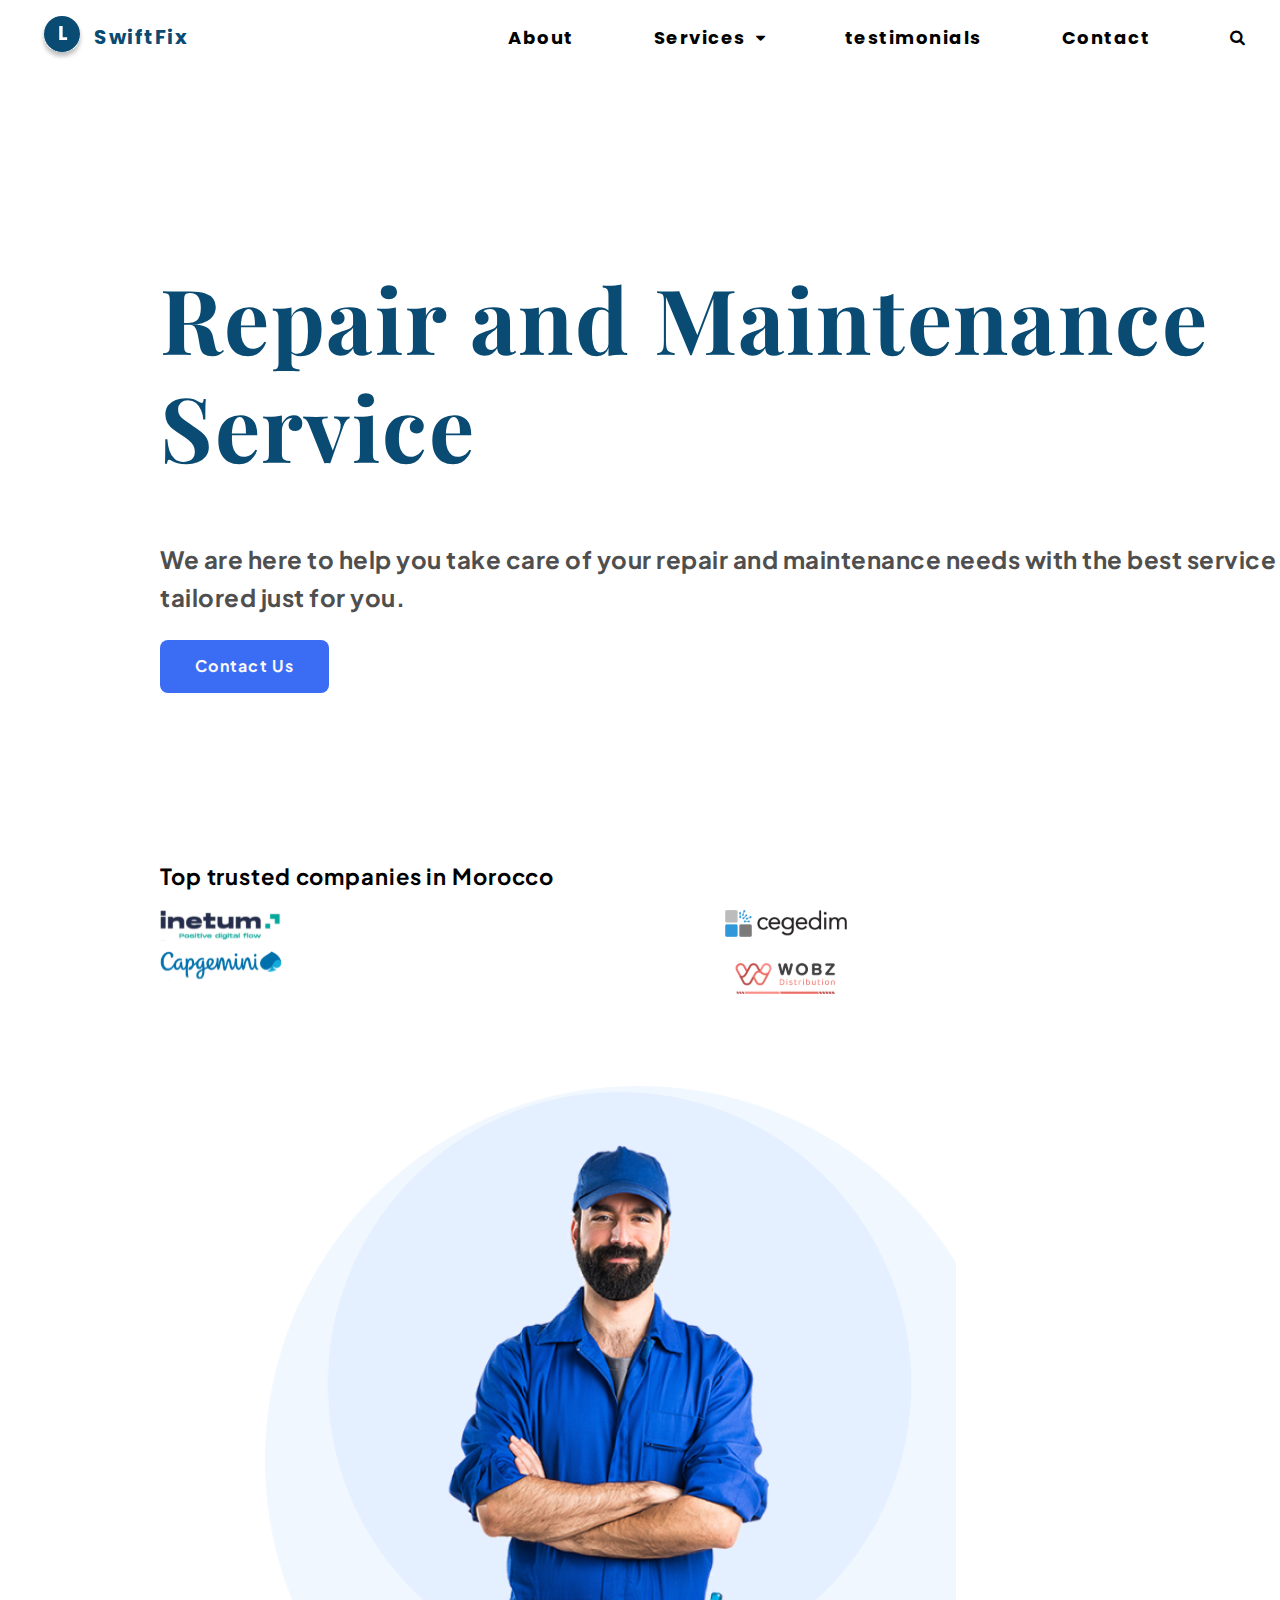
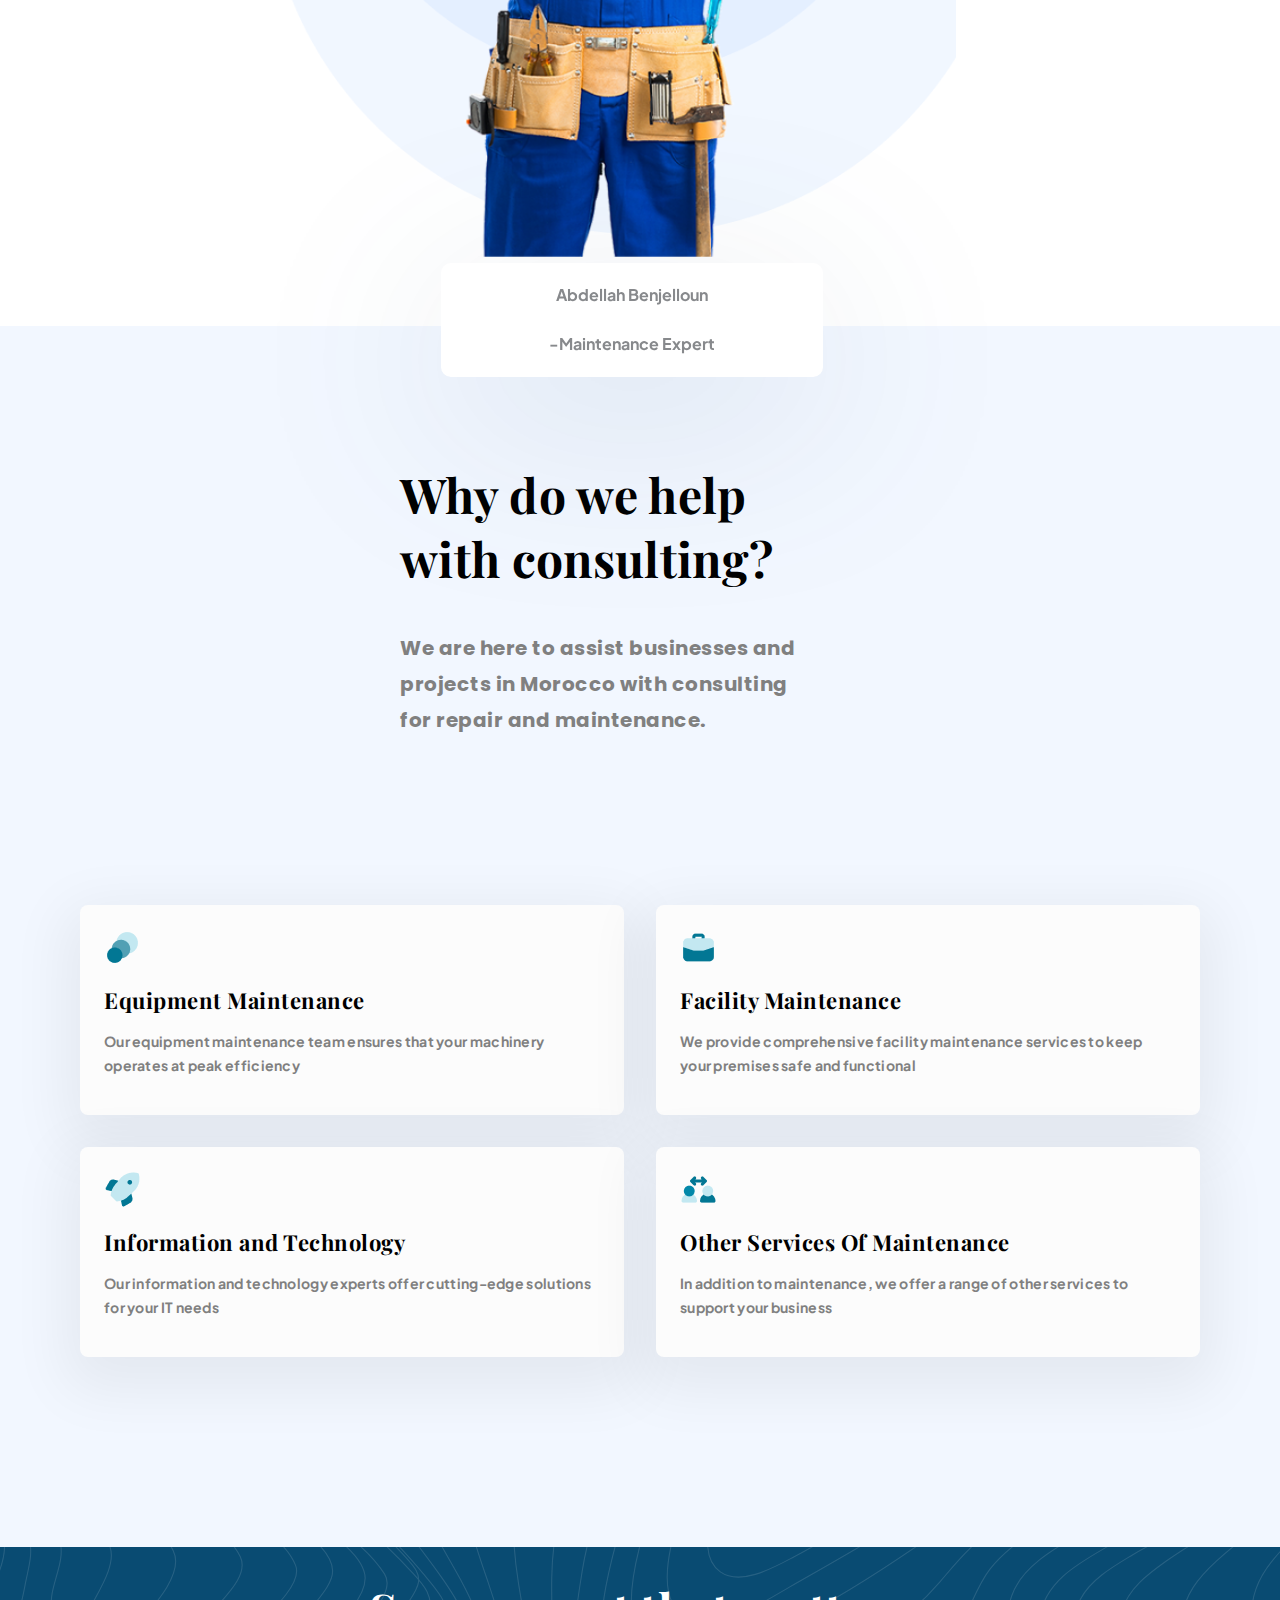
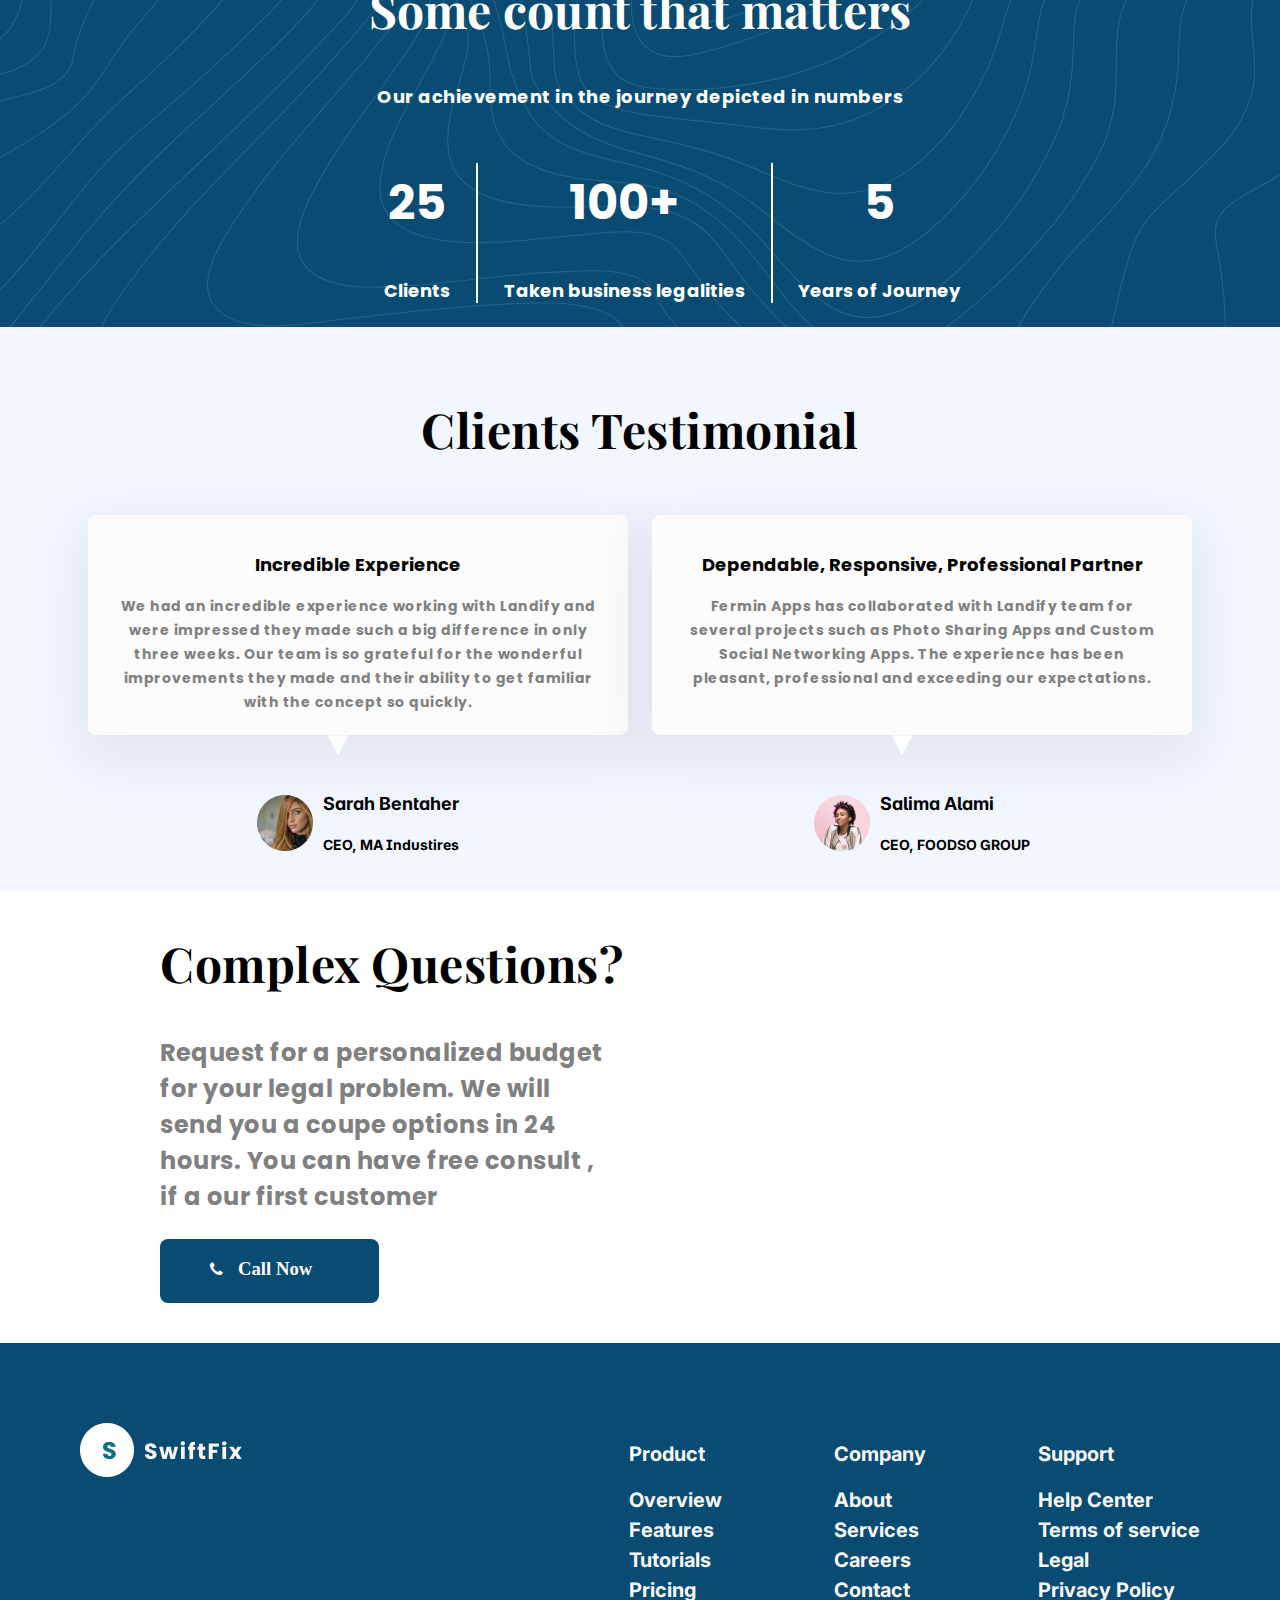
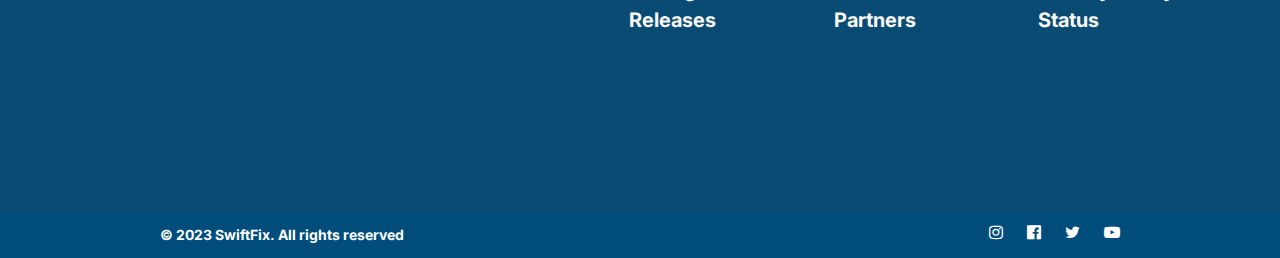
<file: index.html>
<!DOCTYPE html>
<html lang="en">

<head>
  <!-- Basic -->
  <meta charset="utf-8">
  <meta http-equiv="X-UA-Compatible" content="IE=edge">
  <!-- Mobile Metas -->
  <meta name="viewport" content="width=device-width, initial-scale=1, shrink-to-fit=no">
  <!-- Site Metas -->
  <meta name="keywords" content="">
  <meta name="description" content="">
  <meta name="author" content="">

  <title>SwiftFix</title>
  <!-- font awesome style -->
  <link rel="stylesheet" href="https://cdnjs.cloudflare.com/ajax/libs/font-awesome/4.7.0/css/font-awesome.min.css">


  <!-- Custom styles for this template -->
  <link href="css/style.css" rel="stylesheet">
  <link href="css/normalize.css" rel="stylesheet">
  <link rel="stylesheet" href="css/responsive.css">
  
</head>
<body>
    <header>
        <ul class="no-bullets">
            <li>
            <div class="logo">
            <img src="images/Logo.svg" alt="logo">
            <a href="index.html">SwiftFix</a>
            </div>
            </li>
         <li class="nav-item">
            <a class="nav-link" href="about.html"> About</a>
          </li>
         
          <li class="nav-item">
            <div class="service-icon">
                <a class="nav-link " href="#" role="button">
                    Services
                </a>
                <div class="arrow"><i class="fa fa-sort-desc" aria-hidden="true"></i></div>
            </div>
            <ul class="dropdown-menu">
                <li><a class="dropdown-item" href="services.html">Electrical</a></li>
                <li><a class="dropdown-item" href="services.html">Maintenance</a></li>
                <li><a class="dropdown-item" href="services.html">Plumbing</a></li>
            </ul>
        </li>
                  
          <li class="nav-item">
            <a class="nav-link" href="review.html">testimonials</a>
          </li>
          <li class="nav-item">
            <a class="nav-link" href="contact.html">Contact</a>
          </li>
          <li class="nav-item">
            <div class="search-container">
            <input type="text" id="searchInput" class="hidden">
            <i id="searchIcon" class="fa fa-search" aria-hidden="true"></i>
            </div>
          </li>
          <li class="toggle"><span class="bars"></span></li>
        </ul>
       </header>
       <section>
        <div class="section-left">
            <h1>
                Repair and Maintenance Service
            </h1>
            <p>
                We are here to help you take care of your repair and maintenance needs with the best service tailored just for you.
            </p>
            <a href="contact.html" class="main-btn">Contact Us</a>
            <div class="companies">
                <h2>Top trusted companies in Morocco</h2>
                <div class="companies-images">
                    <img src="images/Inetum.svg" alt="logo">
                    <img src="images/cegedim.svg" alt="logo">
                    <img src="images/Capgemini.svg" alt="logo">
                    <img src="images/Wobz.svg" alt="logo">
                </div>
            </div>
        </div>
        <div class="section-right">
            <img src="images/HeroImage.png" alt="repair-man">
            <div class="card">
                <h2>Abdellah Benjelloun</h2>
                <h2>-Maintenance Expert</h2>
            </div>
        </div>
       </section>
       <div class="section-consulting">
         <div class="section-consulting-left">
            <h2>
                Why do we help with consulting?
            </h2>
            <p>
                We are here to assist businesses and projects in Morocco with consulting for repair and maintenance.
            </p>
         </div>
         <div class="section-consulting-right">
            <div class="card-section-consulting">
                <img src="images/CircleLayer.png" alt="logo">
                <h2>
                    Equipment Maintenance
                </h2>
                <p>
                    Our equipment maintenance team ensures that your machinery operates at peak efficiency
                </p>

            </div>
            <div class="card-section-consulting">
                <img src="images/Bag.png" alt="logo">
                <h2>
                    Facility Maintenance
                </h2>
                <p>
                    We provide comprehensive facility maintenance services to keep your premises safe and functional
                </p>

            </div>
            <div class="card-section-consulting">
                <img src="images/Rocket.png" alt="logo">
                <h2>
                    Information and Technology
                </h2>
                <p>
                    Our information and technology experts offer cutting-edge solutions for your IT needs
                </p>

            </div>
            <div class="card-section-consulting">
                <img src="images/UserArrows.png" alt="logo">
                <h2>
                    Other Services Of Maintenance
                </h2>
                <p>
                    In addition to maintenance, we offer a range of other services to support your business
                </p>
            </div>
         </div>
       </div>
       <div class="count">
        <div class="sous-count">
            <h2>
                Some count that matters
            </h2>
            <h3>
                Our achievement in the journey depicted in numbers
            </h3>
        </div>
        <div class="stat">
            <div class="stat1">
                <h2>
                    25
                </h2>
                <h3>
                    Clients
                </h3>
            </div>
            <div class="style-element"></div>
            <div class="stat1">
                <h2>
                    100+
                </h2>
                <h3>
                    Taken business legalities
                </h3>
            </div>
            <div class="style-element"></div>
            <div class="stat1">
                <h2>
                    5
                </h2>
                <h3>
                    Years of Journey
                </h3>
            </div>
        </div>
       </div>
       <div class="testimonials">
        <div class="grand-title">
            <h2>Clients Testimonial</h2>
        </div>
        <div class="card-testimonials">
            <div class="testimonial-left">
                <div class="card-test">
                    <h2>Incredible Experience</h2>
                    <p>We had an incredible experience working with Landify and were impressed they made such a big difference in only three weeks. Our team is so grateful for the wonderful improvements they made and their ability to get familiar with the concept so quickly.</p>
                </div>
                <div class="triangle">
                </div>
                <div class="client">
                    <img src="images/Photo.png" alt="client photo">
                    <div class="client-description">
                        <h2>Sarah Bentaher</h2>
                        <h3>CEO, MA Industires</h3>
                    </div>
                </div>
            </div>
            <div class="testimonial-right">
                <div class="card-test">
                    <h2>Dependable, Responsive, Professional Partner</h2>
                    <p>Fermin Apps has collaborated with Landify team for several projects such as Photo Sharing Apps and Custom Social Networking Apps. The experience has been pleasant, professional and exceeding our expectations. </p>
                </div>
                <div class="triangle">
                </div>
                <div class="client">
                    <img src="images/p2.png" alt="client photo">
                    <div class="client-description">
                        <h2>Salima Alami</h2>
                        <h3>CEO, FOODSO GROUP</h3>
                    </div>
                </div>

            </div>
        </div>
       </div>
       <div class="questions">
        <h2>
            Complex Questions?
        </h2>
        <p>
            Request for a personalized budget for your legal problem. We will send you a coupe options in 24 hours. You can have free consult , if a our first customer
        </p>
        <div class="call">
            <i class="fa fa-phone" aria-hidden="true"></i>
            <h3>Call Now</h3>
        </div>
       </div>
       <footer>
        <div class="footer-logo">
            <img src="images/Logo2.png" alt="logo">
        </div>
        <div class="footer-menu">
            <div class="menu">
                <div class="menu-title"><a href="services.html">Product</a>
                </div>
                <ul>
                    <li class="menu-item"><a href="#">Overview</a></li>
                    <li class="menu-item"><a href="#">Features</a></li>
                    <li class="menu-item"><a href="#">Tutorials</a></li>
                    <li class="menu-item"><a href="#">Pricing</a></li>
                    <li class="menu-item"><a href="#">Releases</a></li>
                </ul>
                 
            </div>
            <div class="menu">
                <div class="menu-title"><a href="about.html">Company</a></div>
                <ul>
                    <li class="menu-item"><a href="#">About</a></li>
                    <li class="menu-item"><a href="#">Services</a></li>
                    <li class="menu-item"><a href="#">Careers</a></li>
                    <li class="menu-item"><a href="#">Contact</a></li>
                    <li class="menu-item"><a href="#">Partners</a></li>
                </ul>
            </div>
            <div class="menu">
                <div class="menu-title"><a href="contact.html">Support</a></div>
                <ul>
                    <li class="menu-item"><a href="#">Help Center</a></li>
                    <li class="menu-item"><a href="#">Terms of service</a></li>
                    <li class="menu-item"><a href="#">Legal</a></li>
                    <li class="menu-item"><a href="#">Privacy Policy</a></li>
                    <li class="menu-item"><a href="#">Status</a></li>
                </ul>
            </div>
        </div>       
       </footer>
       <div class="copyrights-socialmedia">
        <div class="copyrights">
            <h2>© 2023 SwiftFix. All rights reserved</h2>
        </div>
        <div class="socialmedia">
            <i class="fa fa-instagram" aria-hidden="true"></i>
            <i class="fa fa-facebook-official" aria-hidden="true"></i>
            <i class="fa fa-twitter" aria-hidden="true"></i>
            <i class="fa fa-youtube-play" aria-hidden="true"></i>
        </div>
       </div>
       <script src="javaScript/toggle.js"></script>
       <script src="javaScript/dropdown.js"></script>
       <script src="javaScript/searchInput.js"></script>
</body>
</html>
</file>
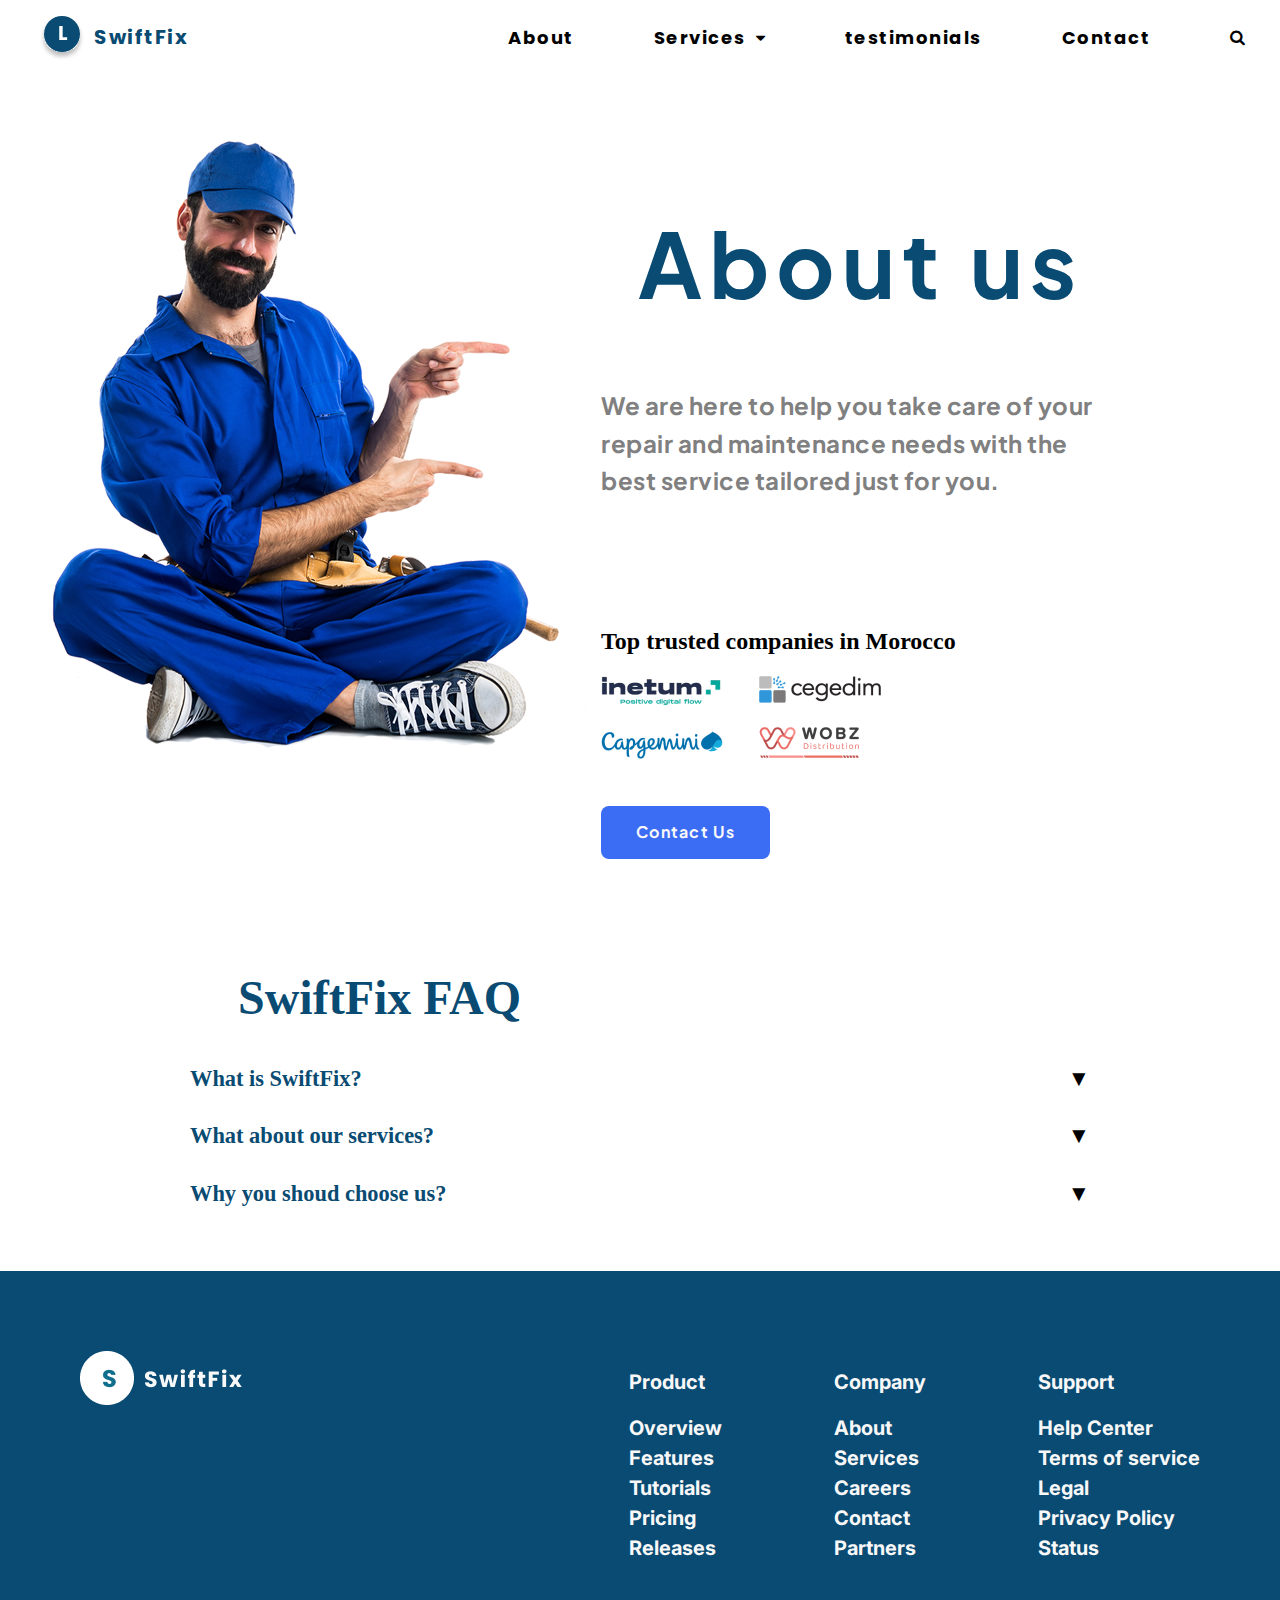
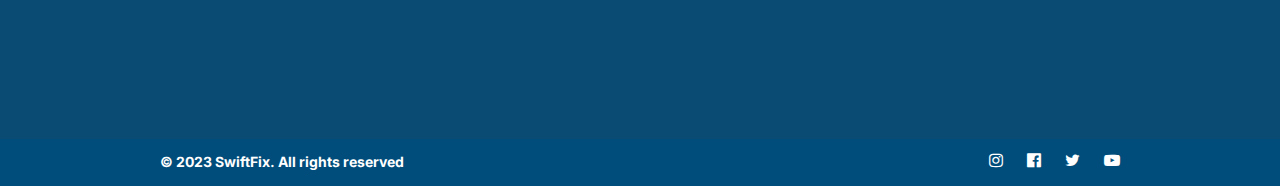
<file: about.html>
<!DOCTYPE html>
<html lang="en">

<head>
  <!-- Basic -->
  <meta charset="utf-8">
  <meta http-equiv="X-UA-Compatible" content="IE=edge">
  <!-- Mobile Metas -->
  <meta name="viewport" content="width=device-width, initial-scale=1, shrink-to-fit=no">
  <!-- Site Metas -->
  <meta name="keywords" content="">
  <meta name="description" content="">
  <meta name="author" content="">

  <title>SwiftFix</title>
  <!-- font awesome style -->
  <link rel="stylesheet" href="https://cdnjs.cloudflare.com/ajax/libs/font-awesome/4.7.0/css/font-awesome.min.css">


  <!-- Custom styles for this template -->
  <link href="css/style.css" rel="stylesheet">
  <link href="css/normalize.css" rel="stylesheet">
  <link rel="stylesheet" href="css/responsive.css">
  
</head>
<body>
    <header>
        <ul class="no-bullets">
            <li>
            <div class="logo">
            <img src="images/Logo.svg" alt="logo">
            <a href="index.html">SwiftFix</a>
            </div>
            </li>
         <li class="nav-item">
            <a class="nav-link" href="about.html"> About</a>
          </li>
         
          <li class="nav-item">
            <div class="service-icon">
                <a class="nav-link " href="#" role="button">
                    Services
                </a>
                <div class="arrow"><i class="fa fa-sort-desc" aria-hidden="true"></i></div>
            </div>
            <ul class="dropdown-menu">
                <li><a class="dropdown-item" href="services.html">Electrical</a></li>
                <li><a class="dropdown-item" href="services.html">Maintenance</a></li>
                <li><a class="dropdown-item" href="services.html">Plumbing</a></li>
            </ul>
        </li>
                  
          <li class="nav-item">
            <a class="nav-link" href="review.html">testimonials</a>
          </li>
          <li class="nav-item">
            <a class="nav-link" href="contact.html">Contact</a>
          </li>
          <li class="nav-item">
            <div class="search-container">
            <input type="text" id="searchInput" class="hidden">
            <i id="searchIcon" class="fa fa-search" aria-hidden="true"></i>
            </div>
          </li>
          <li class="toggle"><span class="bars"></span></li>
        </ul>
       </header>
       <div class="section-hero">
        <div class="section-hero-left">
            <img src="images/professional-img.png" alt="image">
        </div>
        <div class="about-info">
            <h1>
                About us
            </h1>
            <p>
                We are here to help you take care of your repair and maintenance needs with the best service tailored just for you.
            </p>
            <div class="companies">
                <h2>Top trusted companies in Morocco</h2>
            <img src="images/Group25.png" alt="companies-logo">
            </div>
            <a href="contact.html" class="main-btn">Contact Us</a>
        </div>
       </div>
       <div class="Faq-section">
        <h2>SwiftFix FAQ</h2>
        <div class="faq-container">
          <h3 class="faq-question">What is SwiftFix?</h3>
          <div class="faq-answer hidden">
            <p>Lorem ipsum dolor sit amet consectetur adipisicing elit. Unde qui facilis cupiditate, aliquam aut amet laborum et ut praesentium blanditiis velit fugiat expedita inventore neque, optio doloremque doloribus dolore soluta illum? Laudantium assumenda corrupti sed! Molestiae voluptate amet ad provident.</p>
          </div>
        </div>
        <div class="faq-container">
          <h3 class="faq-question">What about our services?</h3> 
          <div class="faq-answer hidden">
            <p>Lorem ipsum dolor sit amet consectetur adipisicing elit. Dolor praesentium explicabo delectus vitae fugit fugiat blanditiis debitis laborum, eveniet quae recusandae neque voluptas excepturi inventore totam unde cumque at eum exercitationem eligendi sed amet iusto ipsum. Adipisci fuga beatae quaerat!</p>
          </div>
        </div>
        <div class="faq-container">
          <h3 class="faq-question">Why you shoud choose us?</h3>
          <div class="faq-answer hidden">
            <p>Lorem ipsum dolor, sit amet consectetur adipisicing elit. Consequatur officiis cum voluptate dolorum aut illum necessitatibus incidunt ipsa amet, deserunt dignissimos, pariatur, voluptatum quia. Ratione quidem odit vitae quisquam non?</p>
          </div>
        </div>
        </div>
        
       <footer>
        <div class="footer-logo">
            <img src="images/Logo2.png" alt="logo">
        </div>
        <div class="footer-menu">
            <div class="menu">
                <div class="menu-title"><a href="services.html">Product</a>
                </div>
                <ul>
                    <li class="menu-item"><a href="#">Overview</a></li>
                    <li class="menu-item"><a href="#">Features</a></li>
                    <li class="menu-item"><a href="#">Tutorials</a></li>
                    <li class="menu-item"><a href="#">Pricing</a></li>
                    <li class="menu-item"><a href="#">Releases</a></li>
                </ul>
                 
            </div>
            <div class="menu">
                <div class="menu-title"><a href="about.html">Company</a></div>
                <ul>
                    <li class="menu-item"><a href="#">About</a></li>
                    <li class="menu-item"><a href="#">Services</a></li>
                    <li class="menu-item"><a href="#">Careers</a></li>
                    <li class="menu-item"><a href="#">Contact</a></li>
                    <li class="menu-item"><a href="#">Partners</a></li>
                </ul>
            </div>
            <div class="menu">
                <div class="menu-title"><a href="contact.html">Support</a></div>
                <ul>
                    <li class="menu-item"><a href="#">Help Center</a></li>
                    <li class="menu-item"><a href="#">Terms of service</a></li>
                    <li class="menu-item"><a href="#">Legal</a></li>
                    <li class="menu-item"><a href="#">Privacy Policy</a></li>
                    <li class="menu-item"><a href="#">Status</a></li>
                </ul>
            </div>
        </div>       
       </footer>
       <div class="copyrights-socialmedia">
        <div class="copyrights">
            <h2>© 2023 SwiftFix. All rights reserved</h2>
        </div>
        <div class="socialmedia">
            <i class="fa fa-instagram" aria-hidden="true"></i>
            <i class="fa fa-facebook-official" aria-hidden="true"></i>
            <i class="fa fa-twitter" aria-hidden="true"></i>
            <i class="fa fa-youtube-play" aria-hidden="true"></i>
        </div>
       </div>
       <script src="javaScript/toggle.js"></script>
       <script src="javaScript/searchInput.js"></script>
       <script src="javaScript/dropdown.js"></script>
       <script src="javaScript/faq.js"></script>
</body>
</html>
</file>
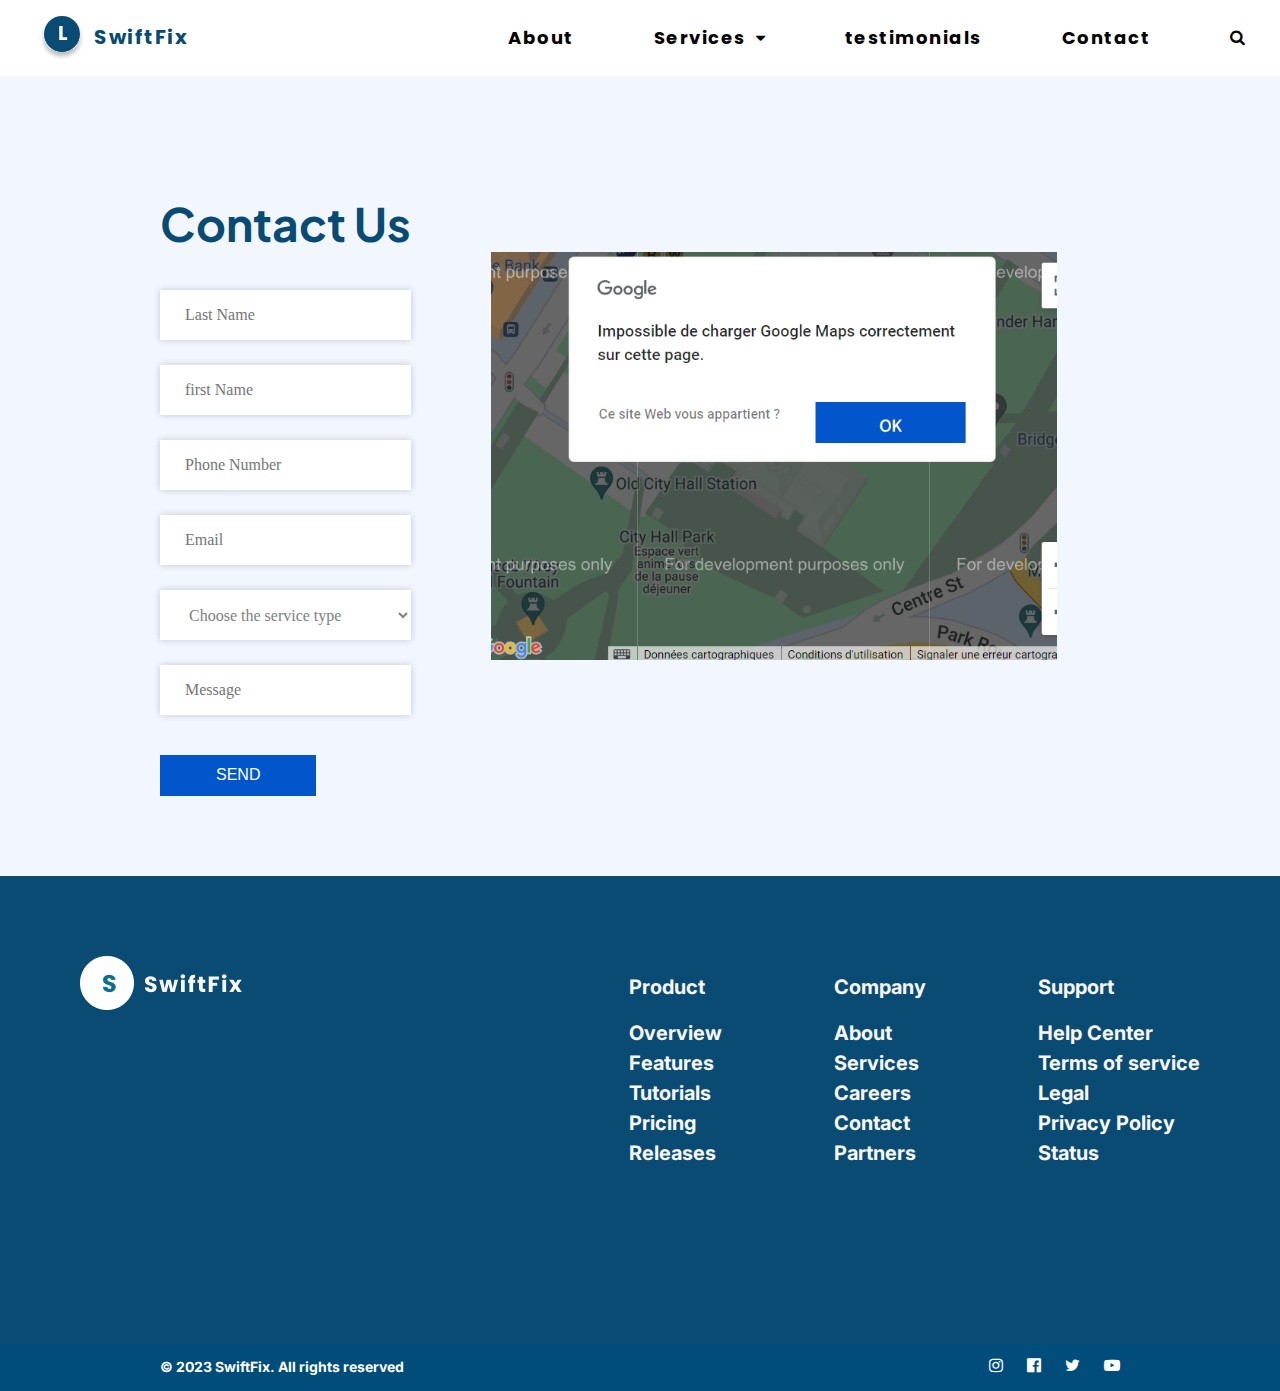
<file: contact.html>
<!DOCTYPE html>
<html lang="en">

<head>
  <!-- Basic -->
  <meta charset="utf-8">
  <meta http-equiv="X-UA-Compatible" content="IE=edge">
  <!-- Mobile Metas -->
  <meta name="viewport" content="width=device-width, initial-scale=1, shrink-to-fit=no">
  <!-- Site Metas -->
  <meta name="keywords" content="">
  <meta name="description" content="">
  <meta name="author" content="">

  <title>SwiftFix</title>
  <!-- font awesome style -->
  <link rel="stylesheet" href="https://cdnjs.cloudflare.com/ajax/libs/font-awesome/4.7.0/css/font-awesome.min.css">


  <!-- Custom styles for this template -->
  <link href="css/style.css" rel="stylesheet">
  <link href="css/normalize.css" rel="stylesheet">
  <link rel="stylesheet" href="css/responsive.css">
  
</head>
<body>
  <header>
    <ul class="no-bullets">
        <li>
        <div class="logo">
        <img src="images/Logo.svg" alt="logo">
        <a href="index.html">SwiftFix</a>
        </div>
        </li>
     <li class="nav-item">
        <a class="nav-link" href="about.html"> About</a>
      </li>
     
      <li class="nav-item">
        <div class="service-icon">
            <a class="nav-link " href="#" role="button">
                Services
            </a>
            <div class="arrow"><i class="fa fa-sort-desc" aria-hidden="true"></i></div>
        </div>
        <ul class="dropdown-menu">
            <li><a class="dropdown-item" href="services.html">Electrical</a></li>
            <li><a class="dropdown-item" href="services.html">Maintenance</a></li>
            <li><a class="dropdown-item" href="services.html">Plumbing</a></li>
        </ul>
    </li>
              
      <li class="nav-item">
        <a class="nav-link" href="review.html">testimonials</a>
      </li>
      <li class="nav-item">
        <a class="nav-link" href="contact.html">Contact</a>
      </li>
      <li class="nav-item">
        <div class="search-container">
        <input type="text" id="searchInput" class="hidden">
        <i id="searchIcon" class="fa fa-search" aria-hidden="true"></i>
        </div>
      </li>
      <li class="toggle"><span class="bars"></span></li>
    </ul>
   </header>
       <div class="contact-section">
        <div class="information-container">
          <div class="heading_container">
            <h2>
              Contact Us
            </h2>
          </div>
          <div class="row">
              <form action="#">
                <div>
                  <span id="name-error"></span>
                    <input type="text" placeholder="Last Name" id="contact-name" onkeyup="validateName()">
                  </div>
                  <div>
                    <span id="firstname-error"></span>
                    <input type="text" placeholder="first Name" id="contact-first-name" onkeyup="validateFirstName()">
                  </div>
                  <div>
                    <span id="phone-error"></span>
                    <input type="text" placeholder="Phone Number" id="contact-phone" onkeyup="validatePhone()">
                    
                  </div>
                  <div>
                    <span id="email-error"></span>
                    <input type="email" placeholder="Email" id="contact-email" onkeyup="validateEmail()">
                  </div>
                  <div>
                    <select>
                        <option value="0" selected disabled hidden>Choose the service type</option>
                        <option value="1">Roof repair</option>
                        <option value="2">fixing the car</option>
                        <option value="3">Stairs repair</option>
                        <option value="4">repair the Electrical tools</option>
                        <option value="5">Painting the walls of the house</option>
    
                    </select>
                </div>
                <div>
                  <span id="message-error"></span>
                  <input type="text" class="message-box" placeholder="Message" id="contact-message" onkeyup="validateMessage()">
                </div>
                <div class="d-flex ">
                  <button onclick="return validateForm()">
                    SEND
                  </button>
                  <span id="send-error"></span>
                </div>
              </form>
        </div>
       </div>
       <div class="map">
        <img src="images/map.svg" alt="map">
      </div>
      </div>
      <footer>
        <div class="footer-logo">
            <img src="images/Logo2.png" alt="logo">
        </div>
        <div class="footer-menu">
            <div class="menu">
                <div class="menu-title"><a href="services.html">Product</a>
                </div>
                <ul>
                    <li class="menu-item"><a href="#">Overview</a></li>
                    <li class="menu-item"><a href="#">Features</a></li>
                    <li class="menu-item"><a href="#">Tutorials</a></li>
                    <li class="menu-item"><a href="#">Pricing</a></li>
                    <li class="menu-item"><a href="#">Releases</a></li>
                </ul>
                 
            </div>
            <div class="menu">
                <div class="menu-title"><a href="about.html">Company</a></div>
                <ul>
                    <li class="menu-item"><a href="#">About</a></li>
                    <li class="menu-item"><a href="#">Services</a></li>
                    <li class="menu-item"><a href="#">Careers</a></li>
                    <li class="menu-item"><a href="#">Contact</a></li>
                    <li class="menu-item"><a href="#">Partners</a></li>
                </ul>
            </div>
            <div class="menu">
                <div class="menu-title"><a href="contact.html">Support</a></div>
                <ul>
                    <li class="menu-item"><a href="#">Help Center</a></li>
                    <li class="menu-item"><a href="#">Terms of service</a></li>
                    <li class="menu-item"><a href="#">Legal</a></li>
                    <li class="menu-item"><a href="#">Privacy Policy</a></li>
                    <li class="menu-item"><a href="#">Status</a></li>
                </ul>
            </div>
        </div>       
       </footer>
       <div class="copyrights-socialmedia">
        <div class="copyrights">
            <h2>© 2023 SwiftFix. All rights reserved</h2>
        </div>
        <div class="socialmedia">
            <i class="fa fa-instagram" aria-hidden="true"></i>
            <i class="fa fa-facebook-official" aria-hidden="true"></i>
            <i class="fa fa-twitter" aria-hidden="true"></i>
            <i class="fa fa-youtube-play" aria-hidden="true"></i>
        </div>
       </div>
       <script src="javaScript/toggle.js"></script>
       <script src="javaScript/searchInput.js"></script>
       <script src="javaScript/dropdown.js"></script>
       <script src="javaScript/contact.js"></script>
</body>
</html>
</file>
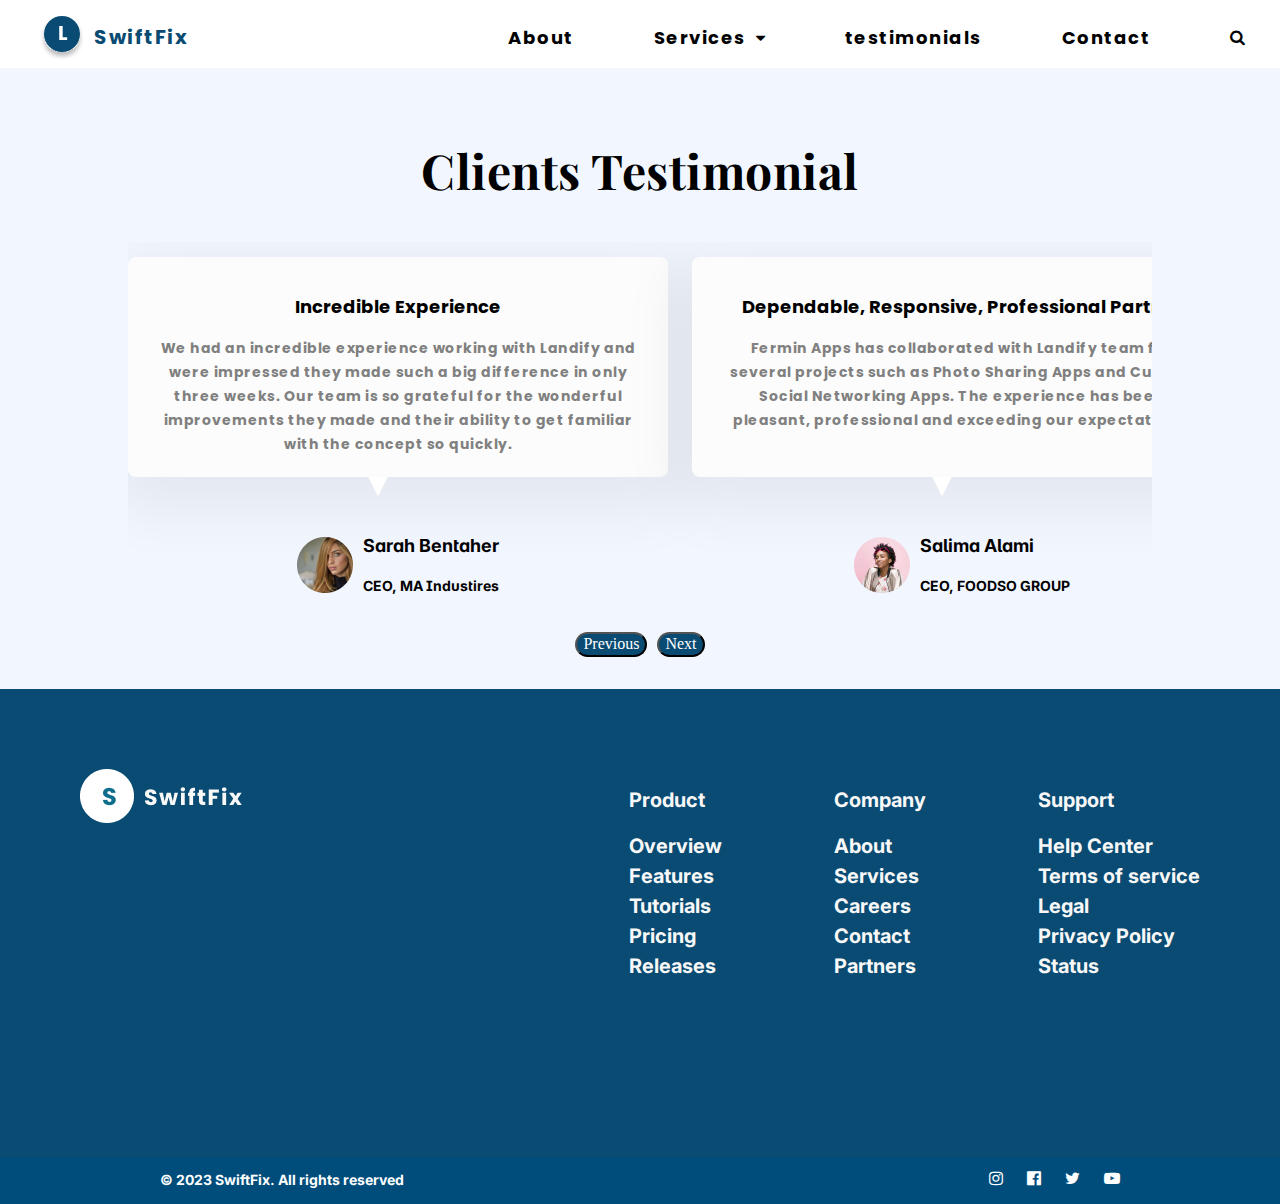
<file: review.html>
<!DOCTYPE html>
<html lang="en">

<head>
    <!-- Basic -->
    <meta charset="utf-8">
    <meta http-equiv="X-UA-Compatible" content="IE=edge">
    <!-- Mobile Metas -->
    <meta name="viewport" content="width=device-width, initial-scale=1, shrink-to-fit=no">
    <!-- Site Metas -->
    <meta name="keywords" content="">
    <meta name="description" content="">
    <meta name="author" content="">

    <title>SwiftFix</title>
    <!-- font awesome style -->
    <link rel="stylesheet" href="https://cdnjs.cloudflare.com/ajax/libs/font-awesome/4.7.0/css/font-awesome.min.css">


    <!-- Custom styles for this template -->
    <link href="css/style.css" rel="stylesheet">
    <link href="css/normalize.css" rel="stylesheet">
    <link rel="stylesheet" href="css/responsive.css">

</head>

<body>
    <header>
        <ul class="no-bullets">
            <li>
                <div class="logo">
                    <img src="images/Logo.svg" alt="logo">
                    <a href="index.html">SwiftFix</a>
                </div>
            </li>
            <li class="nav-item">
                <a class="nav-link" href="about.html"> About</a>
            </li>

            <li class="nav-item">
                <div class="service-icon">
                    <a class="nav-link " href="#" role="button">
                        Services
                    </a>
                    <div class="arrow"><i class="fa fa-sort-desc" aria-hidden="true"></i></div>
                </div>
                <ul class="dropdown-menu">
                    <li><a class="dropdown-item" href="services.html">Electrical</a></li>
                    <li><a class="dropdown-item" href="services.html">Maintenance</a></li>
                    <li><a class="dropdown-item" href="services.html">Plumbing</a></li>
                </ul>
            </li>

            <li class="nav-item">
                <a class="nav-link" href="review.html">testimonials</a>
            </li>
            <li class="nav-item">
                <a class="nav-link" href="contact.html">Contact</a>
            </li>
            <li class="nav-item">
                <div class="search-container">
                    <input type="text" id="searchInput" class="hidden">
                    <i id="searchIcon" class="fa fa-search" aria-hidden="true"></i>
                </div>
            </li>
            <li class="toggle"><span class="bars"></span></li>
        </ul>
    </header>
    <div class="testimonials">
        <div class="grand-title">
            <h2>Clients Testimonial</h2>
        </div>
        <div class="card_containers">
            <div class="card-testimonials">
                <div class="testimonial-left">
                    <div class="card-test">
                        <h2>Incredible Experience</h2>
                        <p>We had an incredible experience working with Landify and were impressed they made such a big
                            difference in only three weeks. Our team is so grateful for the wonderful improvements they
                            made and their ability to get familiar with the concept so quickly.</p>
                    </div>
                    <div class="triangle">
                    </div>
                    <div class="client">
                        <img src="images/Photo.png" alt="client photo">
                        <div class="client-description">
                            <h2>Sarah Bentaher</h2>
                            <h3>CEO, MA Industires</h3>
                        </div>
                    </div>
                </div>
                <div class="testimonial-left">
                    <div class="card-test">
                        <h2>Dependable, Responsive, Professional Partner</h2>
                        <p>Fermin Apps has collaborated with Landify team for several projects such as Photo Sharing
                            Apps and Custom Social Networking Apps. The experience has been pleasant, professional and
                            exceeding our expectations. </p>
                    </div>
                    <div class="triangle">
                    </div>
                    <div class="client">
                        <img src="images/p2.png" alt="client photo">
                        <div class="client-description">
                            <h2>Salima Alami</h2>
                            <h3>CEO, FOODSO GROUP</h3>
                        </div>
                    </div>
                </div>
                <div class="testimonial-left">
                    <div class="card-test">
                        <h2>Incredible Experience</h2>
                        <p>We had an incredible experience working with Landify and were impressed they made such a big
                            difference in only three weeks. Our team is so grateful for the wonderful improvements they
                            made and their ability to get familiar with the concept so quickly.</p>
                    </div>
                    <div class="triangle">
                    </div>
                    <div class="client">
                        <img src="images/Photo.png" alt="client photo">
                        <div class="client-description">
                            <h2>Sarah Bentaher</h2>
                            <h3>CEO, MA Industires</h3>
                        </div>
                    </div>
                </div>
                <div class="testimonial-left">
                    <div class="card-test">
                        <h2>Dependable, Responsive, Professional Partner</h2>
                        <p>Fermin Apps has collaborated with Landify team for several projects such as Photo Sharing
                            Apps and Custom Social Networking Apps. The experience has been pleasant, professional and
                            exceeding our expectations. </p>
                    </div>
                    <div class="triangle">
                    </div>
                    <div class="client">
                        <img src="images/p2.png" alt="client photo">
                        <div class="client-description">
                            <h2>Salima Alami</h2>
                            <h3>CEO, FOODSO GROUP</h3>
                        </div>
                    </div>
                </div>
            </div>
        </div>
    </div>
    <div class="btn-container">
        <button class="btn-slider" id="prevBtn">Previous</button>
        <button class="btn-slider" id="nextBtn">Next</button>
    </div>

    <footer>
        <div class="footer-logo">
            <img src="images/Logo2.png" alt="logo">
        </div>
        <div class="footer-menu">
            <div class="menu">
                <div class="menu-title"><a href="services.html">Product</a>
                </div>
                <ul>
                    <li class="menu-item"><a href="#">Overview</a></li>
                    <li class="menu-item"><a href="#">Features</a></li>
                    <li class="menu-item"><a href="#">Tutorials</a></li>
                    <li class="menu-item"><a href="#">Pricing</a></li>
                    <li class="menu-item"><a href="#">Releases</a></li>
                </ul>

            </div>
            <div class="menu">
                <div class="menu-title"><a href="about.html">Company</a></div>
                <ul>
                    <li class="menu-item"><a href="#">About</a></li>
                    <li class="menu-item"><a href="#">Services</a></li>
                    <li class="menu-item"><a href="#">Careers</a></li>
                    <li class="menu-item"><a href="#">Contact</a></li>
                    <li class="menu-item"><a href="#">Partners</a></li>
                </ul>
            </div>
            <div class="menu">
                <div class="menu-title"><a href="contact.html">Support</a></div>
                <ul>
                    <li class="menu-item"><a href="#">Help Center</a></li>
                    <li class="menu-item"><a href="#">Terms of service</a></li>
                    <li class="menu-item"><a href="#">Legal</a></li>
                    <li class="menu-item"><a href="#">Privacy Policy</a></li>
                    <li class="menu-item"><a href="#">Status</a></li>
                </ul>
            </div>
        </div>
    </footer>
    <div class="copyrights-socialmedia">
        <div class="copyrights">
            <h2>© 2023 SwiftFix. All rights reserved</h2>
        </div>
        <div class="socialmedia">
            <i class="fa fa-instagram" aria-hidden="true"></i>
            <i class="fa fa-facebook-official" aria-hidden="true"></i>
            <i class="fa fa-twitter" aria-hidden="true"></i>
            <i class="fa fa-youtube-play" aria-hidden="true"></i>
        </div>
    </div>
    <script src="javaScript/toggle.js"></script>
    <script src="javaScript/searchInput.js"></script>
    <script src="javaScript/dropdown.js"></script>
    <script src="javaScript/slider.js"></script>
</body>

</html>
</file>
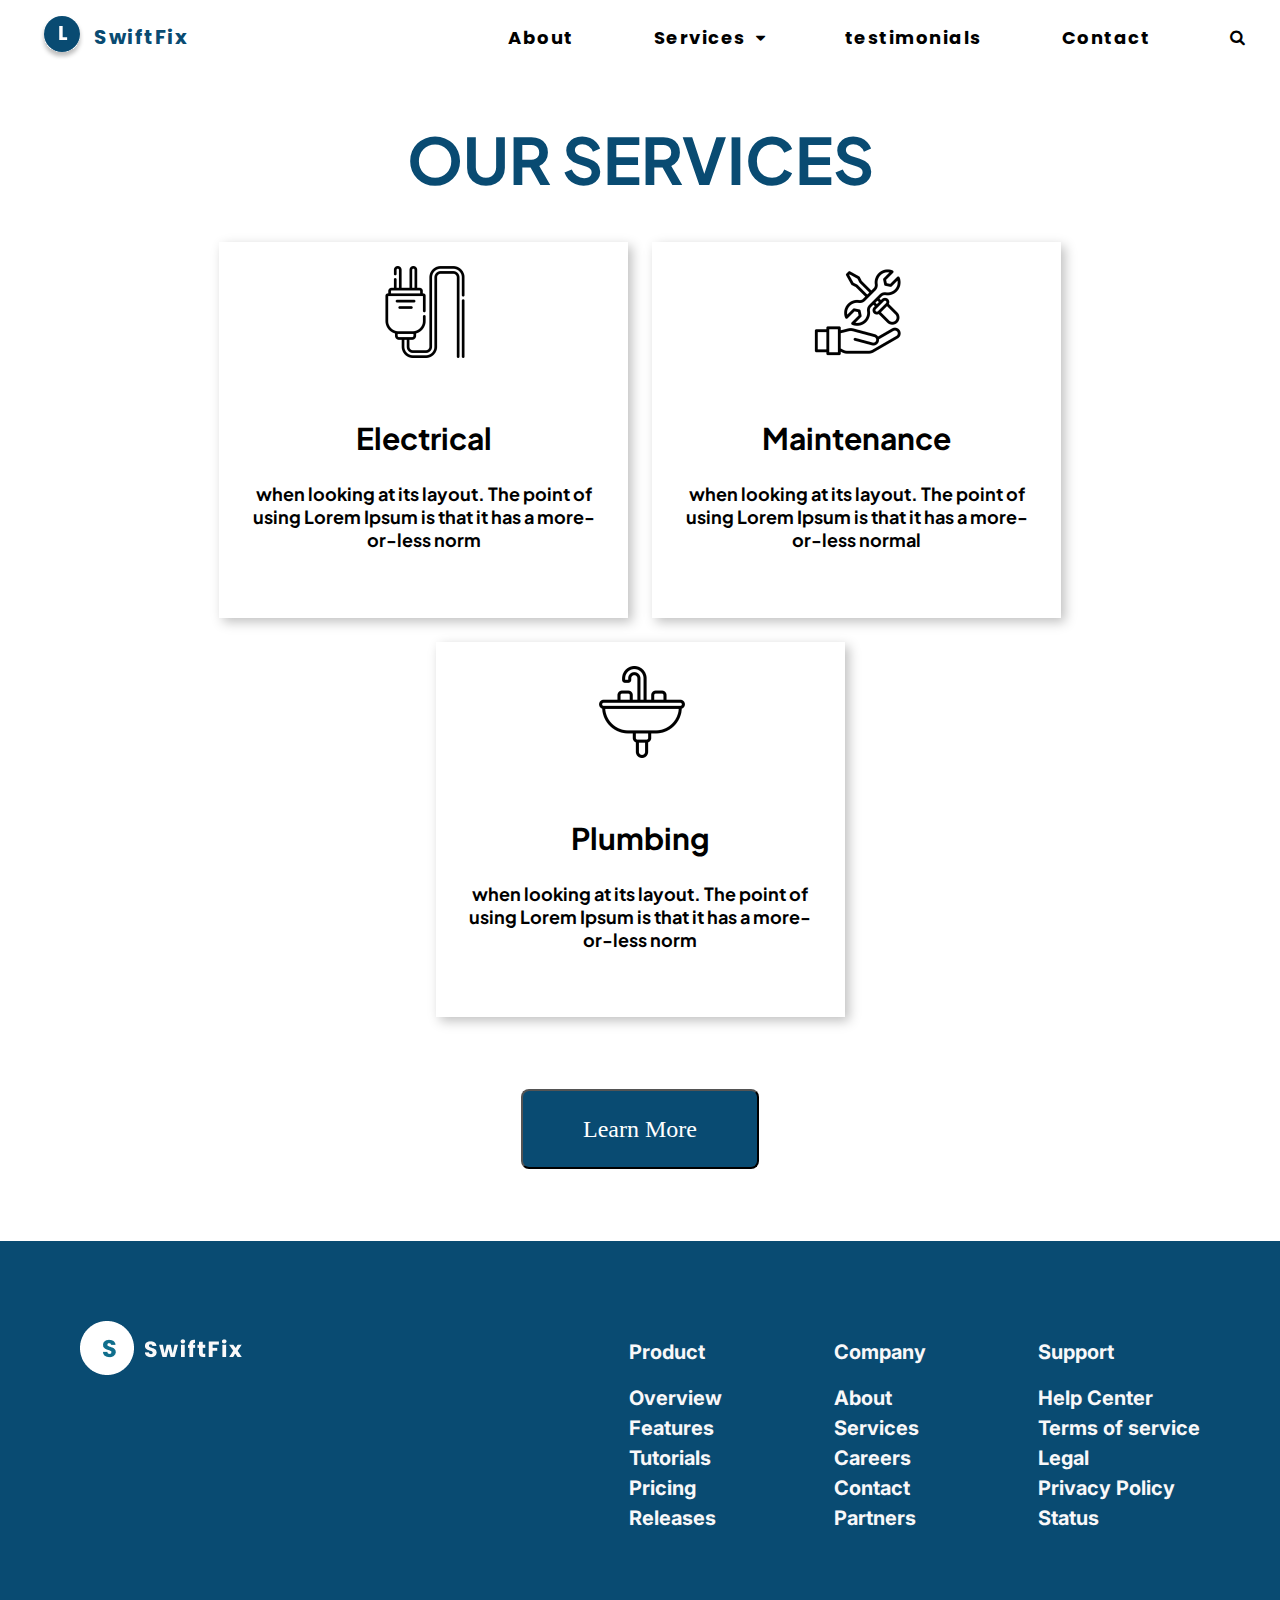
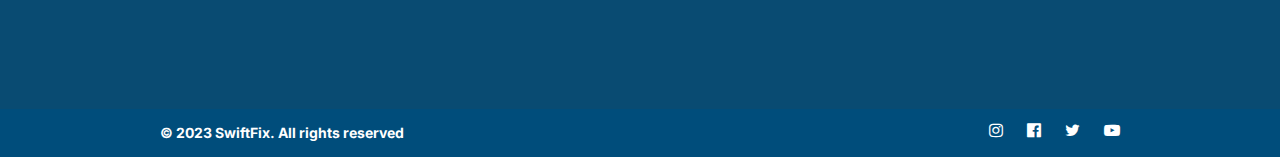
<file: services.html>
<!DOCTYPE html>
<html lang="en">

<head>
  <!-- Basic -->
  <meta charset="utf-8">
  <meta http-equiv="X-UA-Compatible" content="IE=edge">
  <!-- Mobile Metas -->
  <meta name="viewport" content="width=device-width, initial-scale=1, shrink-to-fit=no">
  <!-- Site Metas -->
  <meta name="keywords" content="">
  <meta name="description" content="">
  <meta name="author" content="">

  <title>SwiftFix</title>
  <!-- font awesome style -->
  <link rel="stylesheet" href="https://cdnjs.cloudflare.com/ajax/libs/font-awesome/4.7.0/css/font-awesome.min.css">


  <!-- Custom styles for this template -->
  <link href="css/style.css" rel="stylesheet">
  <link href="css/normalize.css" rel="stylesheet">
  <link rel="stylesheet" href="css/responsive.css">
  
</head>
<body>
  <header>
    <ul class="no-bullets">
        <li>
        <div class="logo">
        <img src="images/Logo.svg" alt="logo">
        <a href="index.html">SwiftFix</a>
        </div>
        </li>
     <li class="nav-item">
        <a class="nav-link" href="about.html"> About</a>
      </li>
     
      <li class="nav-item">
        <div class="service-icon">
            <a class="nav-link " href="#" role="button">
                Services
            </a>
            <div class="arrow"><i class="fa fa-sort-desc" aria-hidden="true"></i></div>
        </div>
        <ul class="dropdown-menu">
            <li><a class="dropdown-item" href="services.html">Electrical</a></li>
            <li><a class="dropdown-item" href="services.html">Maintenance</a></li>
            <li><a class="dropdown-item" href="services.html">Plumbing</a></li>
        </ul>
    </li>
              
      <li class="nav-item">
        <a class="nav-link" href="review.html">testimonials</a>
      </li>
      <li class="nav-item">
        <a class="nav-link" href="contact.html">Contact</a>
      </li>
      <li class="nav-item">
        <div class="search-container">
        <input type="text" id="searchInput" class="hidden">
        <i id="searchIcon" class="fa fa-search" aria-hidden="true"></i>
        </div>
      </li>
      <li class="toggle"><span class="bars"></span></li>
    </ul>
   </header>
       <div class="services">
        <div class="services-title">
          <h1>
            OUR SERVICES
          </h1>
        </div>
        <div class="cards-container">
          <div class="card-box">
            <img src="images/image3.svg" alt="logo">
            <h2>Electrical</h2>
            <p>when looking at its layout. The point of using Lorem Ipsum is that it has a more-or-less norm</p>
          </div>
          <div class="card-box">
            <img src="images/image5.svg" alt="logo">
            <h2>Maintenance</h2>
            <p>when looking at its layout. The point of using Lorem Ipsum is that it has a more-or-less normal</p>
          </div>
          <div class="card-box">
            <img src="images/image4.svg" alt="logo">
            <h2>Plumbing</h2>
            <p>when looking at its layout. The point of using Lorem Ipsum is that it has a more-or-less norm</p>
          </div>
        </div>
        <div class="service-button">
          <button class="services-btn" id="openModalBtn">
              Learn More
          </button>
      </div>
        <div id="myModal" class="modal">
          <div class="modal-content">
              <span class="close" id="closeModalBtn">&times;</span>
              <p>Lorem ipsum dolor sit, amet consectetur adipisicing elit. Nisi quibusdam quisquam, facere temporibus dolorum culpa modi illum laboriosam natus soluta ea ipsa laborum similique autem aliquam officia nemo neque magnam.</p>
          </div>
      </div>
       </div>
       
      <!-- end service section -->

      <footer>
        <div class="footer-logo">
            <img src="images/Logo2.png" alt="logo">
        </div>
        <div class="footer-menu">
            <div class="menu">
                <div class="menu-title"><a href="services.html">Product</a>
                </div>
                <ul>
                    <li class="menu-item"><a href="#">Overview</a></li>
                    <li class="menu-item"><a href="#">Features</a></li>
                    <li class="menu-item"><a href="#">Tutorials</a></li>
                    <li class="menu-item"><a href="#">Pricing</a></li>
                    <li class="menu-item"><a href="#">Releases</a></li>
                </ul>
                 
            </div>
            <div class="menu">
                <div class="menu-title"><a href="about.html">Company</a></div>
                <ul>
                    <li class="menu-item"><a href="#">About</a></li>
                    <li class="menu-item"><a href="#">Services</a></li>
                    <li class="menu-item"><a href="#">Careers</a></li>
                    <li class="menu-item"><a href="#">Contact</a></li>
                    <li class="menu-item"><a href="#">Partners</a></li>
                </ul>
            </div>
            <div class="menu">
                <div class="menu-title"><a href="contact.html">Support</a></div>
                <ul>
                    <li class="menu-item"><a href="#">Help Center</a></li>
                    <li class="menu-item"><a href="#">Terms of service</a></li>
                    <li class="menu-item"><a href="#">Legal</a></li>
                    <li class="menu-item"><a href="#">Privacy Policy</a></li>
                    <li class="menu-item"><a href="#">Status</a></li>
                </ul>
            </div>
        </div>       
       </footer>
       <div class="copyrights-socialmedia">
        <div class="copyrights">
            <h2>© 2023 SwiftFix. All rights reserved</h2>
        </div>
        <div class="socialmedia">
            <i class="fa fa-instagram" aria-hidden="true"></i>
            <i class="fa fa-facebook-official" aria-hidden="true"></i>
            <i class="fa fa-twitter" aria-hidden="true"></i>
            <i class="fa fa-youtube-play" aria-hidden="true"></i>
        </div>
       </div>
       <script src="javaScript/toggle.js"></script>
       <script src="javaScript/searchInput.js"></script>
       <script src="javaScript/dropdown.js"></script>
       <script src="javaScript/modal.js"></script>
</body>
</html>
</file>
<file: css/style.css>
@import url('https://fonts.googleapis.com/css2?family=Inter:wght@100&family=Playfair+Display&family=Plus+Jakarta+Sans:wght@200&family=Poppins:wght@100&display=swap');

* {
	box-sizing: border-box;
    scroll-behavior: smooth; 
}
header{
    display: flex;
    flex-direction: row;
    justify-content: space-between;
    align-items: center;
    /* margin-left: 10em; */

}
.logo{
    display: flex;
    gap: 10px;
    padding-right: 20em;
}
.logo a{
    text-decoration: none;
    color: #094B72;
    font-family: 'Poppins', sans-serif;
    font-size: 20px;
    font-style: normal;
    font-weight: bolder;
    line-height: 23px; /* 115% */
    letter-spacing: 1.5px;
    padding-top: 10px;
}
.no-bullets{
    list-style-type: none;
    display: flex;
    flex-direction: row;
    margin-left: 7em;
    /* gap: 5em; */
}
ul li.nav-item{
    padding-right: 5em;
    padding-top: 10px;
}
.nav-link {
    text-decoration: none;
    color:#000000;
    font-family: 'Poppins', sans-serif;
    font-size: large;
    font-weight: bold;
    line-height: 1.4375rem; /* 191.667% */
    letter-spacing: 0.09375rem;
}
.toggle{
    cursor: pointer;
    display: none;
    padding-left: 15em;
  }
  .bars{
    background: #999;
    display: inline-block;
    height: 2px;
    position: relative;
    transition: all .2s ease-out;
    width: 18px;
    margin-bottom: 5px;
  }
  .bars:before,.bars:after {
  background: #999;
  content: '';
  display: block;
  height: 100%;
  position: absolute;
  transition: all .2s ease-out;
  width: 100%;
}
.bars:before {
  top: 5px;
}
.bars:after {
    top: -5px;
  }
.search-container{
    display: flex;
    gap: 5px;
    justify-content: center;
}
.search-container i{
    padding-top: 3px;
}
  .hidden {
    display: none;
  }
.service-icon{
    display: flex;
    gap: 10px;
    justify-content: center;
}
.fa-sort-desc:before{
    color: #000;
}
.dropdown-menu {
    /* position: absolute; */
    list-style-type: none;
    /* display:flex ;
    flex-direction: column;
    gap: 5px; */
    display: none;
    padding-left: 0em;
    padding-top: 20px;
  }
.dropdown-menu a{
    text-decoration: none;
    color: #094B72;
}
section{
    display: flex;
    flex-direction: row;
    justify-content: center;
    margin-top: 8em;
    margin-left:10em;
}
.section-left h1 {
    color: #094B72;
    font-family: 'Playfair Display', serif;
    font-size: 5.625rem;
    font-style: normal;
    font-weight: bolder;
    line-height: 120%; /* 6.75rem */
    letter-spacing: 0.1125rem;
}
.section-left p{
    color:  #4F4F4F;
    font-family: 'Plus Jakarta Sans', sans-serif;
    font-size: 1.5rem;
    font-style: normal;
    font-weight: bold;
    line-height: 158%; /* 2.37rem */
    letter-spacing: 0.03125rem;
}

.main-btn{
    color: #fff;
    background-color: #3a6cf4;
    text-decoration: none;
    color: var(--neutral-grey-1, #F9F8F9);
    font-family: 'Plus Jakarta Sans', sans-serif;
    font-size: 1rem;
    font-style: normal;
    font-weight: bolder;
    line-height: 140.5%; /* 1.405rem */
    letter-spacing: 0.08rem;
    display: inline-block;
    padding: 0.9375em 2.1875em;
    border-radius: 0.5rem;
    margin-bottom: 40px;
}
.companies{
    margin-top: 8em;
}
.companies-images{
    display: grid;
    grid-template-columns: auto auto;
    gap: 10px;
    margin-bottom: 4em;
}

.section-left h2{
    color: black;
    font-family: 'Plus Jakarta Sans', sans-serif;
    font-size: 1.375rem;
    font-style: normal;
    font-weight: bold;
    line-height: 140.5%; /* 1.93188rem */
    letter-spacing: 0.055rem;
}
.section-right img{
    margin-top:1em ;
    height: 90%;
}
.card{
    position: absolute;
    margin-top: 0.15em;
    width: 23.875rem;
    height: 7.125rem;
    border-radius: 0.625rem;
    background: #FFF;
    filter: drop-shadow(0px 39px 100px rgba(25, 62, 108, 0.12));
    margin-left: 11em;
}
.card h2{
    color: #33475B;
    text-align: center;
    font-family: 'Plus Jakarta Sans', sans-serif;
    font-size: 3rem;
    font-style: normal;
    font-weight: bolder;
    line-height: 2.25rem; /* 150% */
}
.card h2{
    color: #87898C;
    text-align: center;
    font-family: 'Plus Jakarta Sans', sans-serif;
    font-size: 1rem;
    font-style: normal;
    font-weight: bold;
    line-height: 2.25rem; /* 225% */
}
.section-consulting{
    display: flex;
    flex-direction: row;
    justify-content: space-between;
    background: #F2F7FF;
    width: 100%;
    
}
.section-consulting-left{
    width: 26.20681rem;
    height: 18.1875rem;
    flex-shrink: 0;
    margin-top: 15em;
    margin-left: 10em;
    margin-bottom: 15em;
}

.section-consulting-left h2{
    color: black;
    font-family: 'Playfair Display', serif;
    font-size: 3rem;
    font-style: normal;
    font-weight: bolder;
    line-height: normal;
    letter-spacing: 0.02019rem;
}
.section-consulting-left p{
    color: grey;
    font-feature-settings: 'clig' off, 'liga' off;
    font-family: 'Poppins', sans-serif;
    font-size: 1.25rem;
    font-style: normal;
    font-weight: bold;
    line-height: 2.25rem; /* 180% */
    letter-spacing: 0.03125rem;
}
.section-consulting-right{
    display: grid;
    grid-template-columns: auto auto;
    margin-top: 12em;
    margin-bottom: 12em;
    margin-left: 5em;
    margin-right: 10em;
    gap: 2rem;
}
.card-section-consulting{
    border-radius: 0.5rem;
    background: #FCFCFC;
    box-shadow: 0px 18px 58px 16px rgba(0, 0, 0, 0.06);
    padding: 1.5em 1.5em 1.5em 1.5em;
}
.card-section-consulting h2{
    color: black;
    font-family: 'Playfair Display', serif;
    font-size: 1.375rem;
    font-style: normal;
    font-weight: bolder;
    line-height: 1.375rem; /* 100% */
    letter-spacing: 0.03125rem;
}
.card-section-consulting p{
    color: grey;
    font-feature-settings: 'clig' off, 'liga' off;
    font-family: 'Plus Jakarta Sans', sans-serif;
    font-size: 0.875rem;
    font-weight: bold;
    line-height: 1.5rem; /* 171.429% */
    letter-spacing: 0.01875rem;
}
.count{
    background-image: url(../images/BG.svg);
    background-size: cover;
    background-position: center;
    margin-top: -2.6em;
}

.stat{
    display: flex;
    flex-wrap: wrap;
    justify-content: space-between;
    margin-left: 24em;
    margin-right: 20em;
    text-align: center;

}
.sous-count h2{
    color: white;
    text-align: center;
    font-feature-settings: 'salt' on, 'liga' off;
    font-family: 'Playfair Display', serif;
    font-size: 3rem;
    font-style: normal;
    font-weight: bolder;
    line-height: 4rem; /* 133.333% */
    letter-spacing: 0.015rem;
    padding-top: 30px;
}
.sous-count h3{
    color: white;
    text-align: center;
    font-feature-settings: 'salt' on, 'liga' off;
    font-family: 'Poppins', sans-serif;
    font-size: 1.125rem;
    font-style: normal;
    font-weight: bold;
    line-height: 2rem; /* 177.778% */
    letter-spacing: 0.03125rem;
}
.style-element{
    border-left: 0.5px solid #ffffff; /* 2px black solid left border */
    border-right: 0.5px solid #ffffff; /* 2px black solid right border */
    margin-top: 2em;
    margin-bottom: 2em;
}
.stat h2{
    color: white;
    text-align: center;
    font-feature-settings: 'salt' on, 'liga' off;
    font-family: 'Poppins', sans-serif;
    font-size: 3rem;
    font-style: normal;
    font-weight: bolder;
    line-height: 4rem; /* 133.333% */
}
.stat h3{
    color: white;
    text-align: center;
    font-feature-settings: 'salt' on, 'liga' off;
    font-family: 'Poppins', sans-serif;
    font-size: 1.125rem;
    font-style: normal;
    font-weight: bold;
    line-height: 2rem; /* 177.778% */
    letter-spacing: 0.00338rem;
    padding-bottom: 10px;
}
.testimonials{
    background: #F2F7FF;
    margin-top: -0.5em;
    display: flex;
    flex-direction: column;
    justify-content: center;
    align-items: center;
    padding: 0 10%;
}
.grand-title h2{
    color: black;
    text-align: center;
    font-feature-settings: 'salt' on, 'liga' off;
    font-family: 'Playfair Display', serif;
    font-size: 3rem;
    font-style: normal;
    font-weight: bolder;
    line-height: 4rem; /* 133.333% */
    letter-spacing: 0.03125rem;
    justify-content: center;
    padding-top: 30px;
}
.card-testimonials{
    display: flex;
    gap: 1.5em;
    /* justify-content: center; */
}
.card_containers{
    overflow: hidden;
    max-width: 100%;
}

.card-test{
    border-radius: 0.5rem;
    background: #FCFCFC;
    box-shadow: 0px 18px 58px 16px rgba(0, 0, 0, 0.06);
    width: 33.75rem;
    height: 13.75rem;
} 

.card-test h2{
    color: black;
    text-align: center;
    font-feature-settings: 'salt' on, 'liga' off;
    font-family: 'Poppins', sans-serif;
    font-size: 1.125rem;
    font-style: normal;
    font-weight: bolder;
    line-height: 1.75rem; /* 155.556% */
    padding-top: 2em ;
    
}
.triangle {
    width: 20px;
    height: 20px;
    background-color: rgb(255, 255, 255); /* Red color */
    clip-path: polygon(50% 100%, 0 0, 100% 0); /* Triangle with top vertex flipped */
    margin-left: 15em;
  }
  
.card-test p{
    color: grey;
    text-align: center;
    font-feature-settings: 'salt' on, 'liga' off;
    font-family: 'Poppins', sans-serif;
    font-size: 0.875rem;
    font-style: normal;
    font-weight: bold;
    line-height: 1.5rem; /* 171.429% */
    letter-spacing: 0.03125rem;
    padding-left: 2em;
    padding-right: 2em;
}
.client{
    display: flex;
    flex-direction: row;
    justify-content: center;
    align-items: center;
    gap: 10px;
}


.client h2{
    color: black;
    font-feature-settings: 'salt' on, 'liga' off;
    padding-top: 20px;
    /* Subtitle / Subtitle 1 */
    font-family: 'Inter', sans-serif;
    font-size: 1.125rem;
    font-style: normal;
    font-weight: bolder;
    line-height: 1.75rem; /* 155.556% */
}
.client h3{
    color: black;
    font-feature-settings: 'salt' on, 'liga' off;
    padding-bottom: 20px;
    /* Body / Body 2 */
    font-family: 'Inter', sans-serif;
    font-size: 0.875rem;
    font-style: normal;
    font-weight: bold;
    line-height: 1.5rem; /* 171.429% */
}
.questions{
    margin-left: 10em;
}
.questions h2{
    color: rgb(0, 0, 0);
    font-feature-settings: 'salt' on, 'liga' off;
    font-family: 'Playfair Display', serif;
    font-size: 3rem;
    font-style: normal;
    font-weight: bolder;
    line-height: 4rem; /* 133.333% */
    letter-spacing: 0.03125rem;  
}
.questions p{
    color: grey;
    font-family: Poppins;
    font-size: 1.5rem;
    font-style: normal;
    font-weight: bold;
    line-height: 2.25rem; /* 150% */
    letter-spacing: 0.03125rem;
    margin-right: 28em;
}
.call{
    display: flex;
    flex-direction: row;
    border-radius: 0.5rem;
    background: #094B72;
    color: #ffffff;
    margin-right: 65em;
    margin-bottom: 2.5em;
    width: 13.6875rem;
    height: 4rem;
}
.call i{
    padding-top: 22px;
    padding-left: 50px;
}
.call h3{
    padding-left: 15px;
}
footer{
    display: flex;
    flex-direction: row;
    flex-wrap: wrap;
    justify-content: space-between;
    padding-left: 10em;
    padding-right: 10em;
    background-color: #094B72;
}
.footer-menu{
    display: flex;
    flex-direction: row;
    flex-wrap: wrap;
    gap: 4em;
    margin-top: 6em;
    margin-bottom: 10em;
}

.footer-logo{
    margin-top: 5em;
}
.menu a{
    list-style-type: none;
    text-decoration: none;
    color: #F9F8F9;
    font-family: 'Inter', sans-serif;
    font-size: 1.25rem;
    font-style: normal;
    font-weight: bolder;
    line-height: 1.875rem; /* 150% */
    margin-left: 2em;
}
.menu-title{
    padding-left: 2.5em;
}
.menu ul{
    list-style-type: none;
}
.copyrights-socialmedia{
    background-color: #004D7B;
    display: flex;
    flex-wrap: wrap;
    flex-direction: row;
    justify-content: space-between;
    padding-left: 10em;
    padding-right: 10em;
}
.copyrights h2{
    color: white;
    font-family: 'Inter', sans-serif;
    font-size: 0.875rem;
    font-style: normal;
    font-weight: bold;
    line-height: 1.5rem; /* 171.429% */
}
.socialmedia{
    padding-top: 0.8em;
    display: flex;
    flex-wrap: wrap;
    flex-direction: row;
    justify-content: space-between;
    gap: 1.5em;
    color: #fff;
}

/*about us*/
.section-hero{
    display: flex;
    padding-top: 4em;
    padding-right: 10em;
}
.about-info h1{
    color: #094B72;
    text-align: center;
    font-family: 'Plus Jakarta Sans', sans-serif;
    font-size: 5.625rem;
    font-style: normal;
    font-weight: bolder;
    line-height: 140.5%; /* 7.90313rem */
    letter-spacing: 0.45rem;
}
.about-info p{
  color: grey;
  font-family: 'Plus Jakarta Sans', sans-serif;
  font-size: 1.5rem;
  font-style: normal;
  font-weight: bold;
  line-height: 158%; /* 2.37rem */
  letter-spacing: 0.03125rem;
}
.companies{
    margin-bottom: 2em;
}
/*end about*/

/*services section*/

.cards-container{
    display: flex;
    flex-wrap: wrap;
    justify-content: center;
    gap: 1.5em;
    padding-left: 5em;
    padding-right: 5em;
}
.services-title{
    color: #094B72;
    font-family: 'Plus Jakarta Sans', sans-serif;
    font-size: 2em;
    font-style: normal;
    font-weight: bolder;
    line-height: normal;
    justify-content: center;
    text-align: center;
}
.card-box{
    background: #FFF;
    box-shadow: 4px 4px 11px 0px rgba(0, 0, 0, 0.25);
    width: 25.5625rem;
    height: 23.48831rem;
}
.card-box img{
    padding: 1.5em 9em 2em 10em;
}
.card-box h2{
    color: #000;
    font-family: 'Plus Jakarta Sans', sans-serif;
    font-size: 1.875rem;
    font-style: normal;
    font-weight: bolder;
    line-height: normal;
    text-align: center;
}
.card-box p{
    color: #000;
    text-align: center;
    font-family: 'Plus Jakarta Sans', sans-serif;
    font-size: 1.125rem;
    font-style: normal;
    font-weight: bold;
    line-height: normal;
    padding-left: 1.5em;
    padding-right: 1.5em;
}
.service-button{
    display: flex;
    justify-content: center;
}
.services-btn{
    border-radius: 0.5rem;
    background: #094B72;
    width: 14.875rem;
    height: 5rem;
    color: #FFF;
    margin-bottom: 3em;
    margin-top: 3em;
    font-size: 1.5em;
    justify-items: center;
}
/* Style for the modal container */
.modal {
    display: none; /* Initially hidden */
    position: fixed;
    top: 0;
    left: 0;
    width: 100%;
    height: 100%;
    background-color: rgba(0, 0, 0, 0.5);
    z-index: 1;
}

/* Style for the modal content */
.modal-content {
    position: relative;
    background-color: #fff;
    margin: 10% auto;
    padding: 20px;
    width: 60%;
    box-shadow: 0 4px 8px 0 rgba(0, 0, 0, 0.2);
}

/* Style for the close button */
.close {
    color: #aaa;
    float: right;
    font-size: 28px;
    font-weight: bold;
}

.close:hover {
    color: black;
    text-decoration: none;
}

/*end services*/

/*contact section*/
.contact-section{
    display: grid;
    grid-template-columns: auto auto;
    gap: 5em;
    background:#F2F7FF;
    padding: 5em 10em 5em 10em;
}
.heading_container h2{
    color: #094B72;
    font-family: 'Plus Jakarta Sans', sans-serif;
    font-size: 46px;
    font-style: normal;
    font-weight: bold;
    line-height: normal;
}
.contact-section input{
  width: 100%;
  border: none;
  height: 50px;
  margin-bottom: 25px;
  padding-left: 25px;
  background-color: #ffffff;
  outline: none;
  color: #000000;
  -webkit-box-shadow: 0 0 7px 0 rgba(0, 0, 0, 0.2);
   box-shadow: 0 0 7px 0 rgba(0, 0, 0, 0.2);
}

.contact-section select{
  width: 100%;
  border: none;
  height: 50px;
  margin-bottom: 25px;
  padding-left: 25px;
  background-color: #ffffff;
  outline: none;
  color: gray;
  -webkit-box-shadow: 0 0 7px 0 rgba(0, 0, 0, 0.2);
   box-shadow: 0 0 7px 0 rgba(0, 0, 0, 0.2);

}
.contact-section button {
    border: none;
    display: inline-block;
    font-family: 'Merriweather Sans', sans-serif;
    text-transform: uppercase;
    padding: 10px 55px;
    background-color: #0355cc;
    border: 1px solid #0355cc;
    border-radius: 0;
    color: #ffffff;
    margin-top: 15px;
  }
  .map{
    margin-top: 6em;
  }
span{
    color: red;
}
span i{
    color: green;
}

/* slider */
.btn-container{
    display: flex;
    gap: 10px;
    justify-content: center;
    background: #F2F7FF;
    padding-bottom: 2em;
}
.btn-slider{
    background: #094B72;
    color: white;
    border-radius: 20px;
}

/* faq section */

/* .Faq-section{
    display: flex;
    flex-direction: column;
    flex-wrap: wrap;
    justify-content: center;
} */
.faq-question:after {
    content: "\25BC";
  }
.faq-question.open:after {
  content: "\25B2";
}
.hidden {
  display: none;
}


.Faq-section {
  width: 90%;
  max-width: 900px;
  margin: 0 auto;
  padding-top: 2em;
  padding-bottom: 2em;
}

.Faq-section h2{
    font-size: 3em;
    padding-left: 1em;
    color: #094B72;
}

.faq-question {
  font-size: 1.4em;
  cursor: pointer;
  color: #094B72;
  &:after {
    color: black;
    float: right;
  }
}

.faq-question.open:after {
  float: right;
}

.faq-answer {
  margin-bottom: 1em;
  color: black;
}

.faq-container {
  margin-bottom: 2em;
}
</file>
<file: css/responsive.css>
@media screen and (max-width:1380px) {
    .no-bullets{
        margin-left: 0em;
    }
}
@media screen and (max-width:  1300px) {
    header{
        margin-left: 0;
    }
    ul li.nav-item{
        padding-right: 0;
    }
    .no-bullets{
        margin-left: 0em;
        gap: 5em;
    }
    .logo{
        padding-right: 15em;
    }
    .section-left{
        margin-right: 0em;
    }
    .section-right{
        margin-right: 10em;
    }
    .section-consulting{
        display: flex;
        flex-direction: column;
    }
    .section-consulting-left {
        width: 26.20681rem;
        height: 18.1875rem;
        margin-top: 6em;
        margin-left: 25em;
        margin-bottom: 0;
    }
    .section-consulting-right{
        margin-right: 5em;
    }
    .map img{
        width: 90%;
    }
    footer{
        padding-right: 5em;
        padding-left: 5em;
    }
    .footer-menu{
        gap:2em;
    }
    section{
        flex-wrap: wrap;
    }
}
@media screen and (max-width: 1180px){
    .logo {
    padding-right: 10em;
}
}
@media screen and (max-width: 1110px) {
    .no-bullets{
        margin-left: 0em;
        gap: 4em;
    }
}
@media screen and (max-width:  1024px) {

    header{
        margin-left: 0;
    }
    .logo{
        padding-right: 0em;
    }
    ul li.nav-item{
        padding-right: 0;
    }
    .no-bullets{
        margin-left: 0em;
        /* gap: 4em; */
    }
    section{
        margin-left: 10em;
        margin-right: 10em;
    }
    .companies {
        margin-top: 2em;
    }
    .section-left h1 {
        font-size: 3rem;
    }
    .section-right img{
        display: none;
    }
    .card{
        display: none;
    }
    .section-consulting{
        display: flex;
        flex-direction: column;
        
    }
    .section-consulting-left {
        width: 26.20681rem;
        height: 18.1875rem;
        margin-top: 2em;
        margin-left: 16em;
        margin-bottom: 0; 
    }
    .section-consulting-right {
        display: grid;
        grid-template-columns: auto auto;
        margin-top: 6em;
        margin-bottom: 12em;
        margin-left: 5em;
        margin-right: 5em;
        gap: 2rem;
    }
    
    .stat{
        display: flex;
        flex-direction: column;
        margin-left: 0;
        margin-right: 0;
    }
    .style-element {
        margin-inline: 20em;
        margin-top: 2em;
        margin-bottom: 2em;
        border-bottom: 0.5px solid #ffffff;
    }
    
    .card-testimonials{
        display: flex;
        gap: 1.5em;
        /* flex-direction: column; */
      
    }
    .questions p {
        margin-right: 2em;
    }
    footer{
        padding-right: 5em;
        padding-left: 5em;
        justify-content: center;
    }
    .footer-menu{
        gap:2em;
        
    }
    
    .contact-section{
        display: grid;
        grid-template-columns:  auto;
    }
    .about-info h1{
        font-size: 3em;
    }
    .cards-container{
        display: flex;
        flex-wrap: wrap;
        justify-content: center;
    }
    .card-box{
        width: 25.5625rem;
        height: 23.48831rem;
    }

}

@media screen and (max-width:  960px){
    footer{
        flex-direction: column;
    }
    .section-hero{
        flex-wrap: wrap;
    }
    .section-hero-left img{
        display: none;
    }
  .about-info{
    padding-left: 5em;
}

.section-consulting-left{
    margin-left: 15em;
}
.style-element {
    margin-inline: 5em;
}
.section-consulting-right {
    margin-left: 5em;
}
.no-bullets{
    display: flex;
    flex-wrap: wrap;
    justify-content: space-between;
    align-items: center;
    transition: 0.3s;
}
.toggle {
    order: 1;
    display: inline-block;
    padding-left: 40em;
  }
  .nav-item {
    width: 100%;
    text-align: center;
    order: 2;
    display: none;
  }
  .nav-item.active {
    display: block;
  }
  .dropdown-menu {
    position: static;
  }
}
@media screen and (max-width: 925px){
    .toggle {
        padding-left: 38em;
      }
    
}
@media screen and (max-width: 878px) {
    .contact-section {
        padding: 0 0 5em 8em;
    }
    .map{
        margin-top: 0em;
    }
    .contact-section input{
    width: 60%;
}
.section-consulting-right {
    margin-left: 3.5em;
}
.toggle {
    order: 1;
    display: inline-block;
    padding-left: 26em;
  }
.contact-section select{
    width: 60%;
}
.map img{
    width: 90%;
}
}

@media screen and (max-width: 720px){
    .toggle{
        padding-left: 25em;
    }
    .section-consulting-left {
        margin-left: 5em;
    }
}
@media screen and (max-width:680px){
    .toggle {
        padding-left: 20em;
      }
    .card-test {
        width: 15.75rem;
        height: 25.75rem;
    }
    .triangle {
        margin-left: 7em;

}
.socialmedia {
    margin-bottom: 2em;
}
}
@media screen and (max-width:590px){
    .toggle {
        padding-left: 10em;
}
}
@media screen and (max-width:500px){
    .section-consulting-left {
        margin-left: 3em;
    }
}

@media screen and (max-width:450px){
    .section-consulting-right {
        grid-template-columns: auto;
}
.questions {
    margin-left: 5em;
}
.section-consulting-left {
    margin-left: 0.5em;
}
.section-consulting-left p{
    letter-spacing: 0rem;
}

.section-consulting-right {
    margin-left: 5em;
}
.contact-section {
    padding: 0 0 5em 5em;
}
.map{
    margin-top: 0em;
}
.toggle {
    padding-left: 2em;
}
}
</file>
